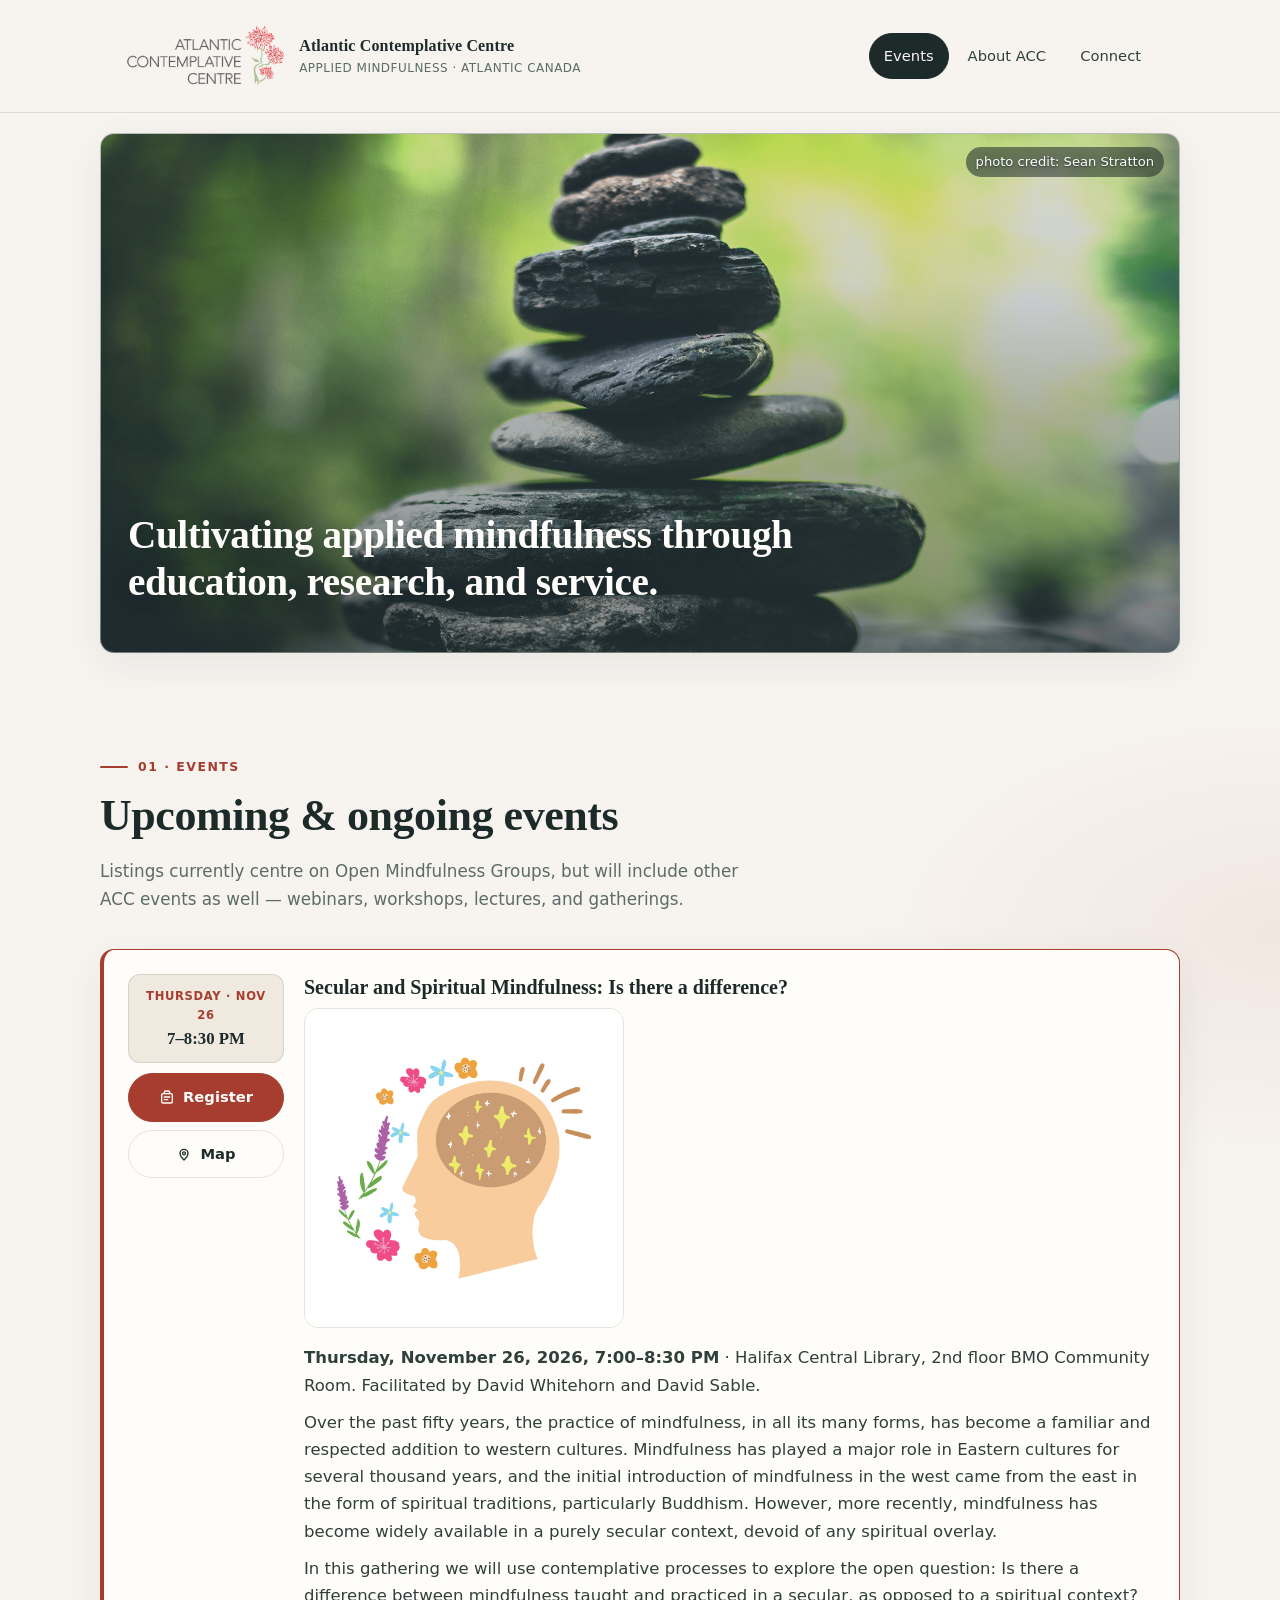
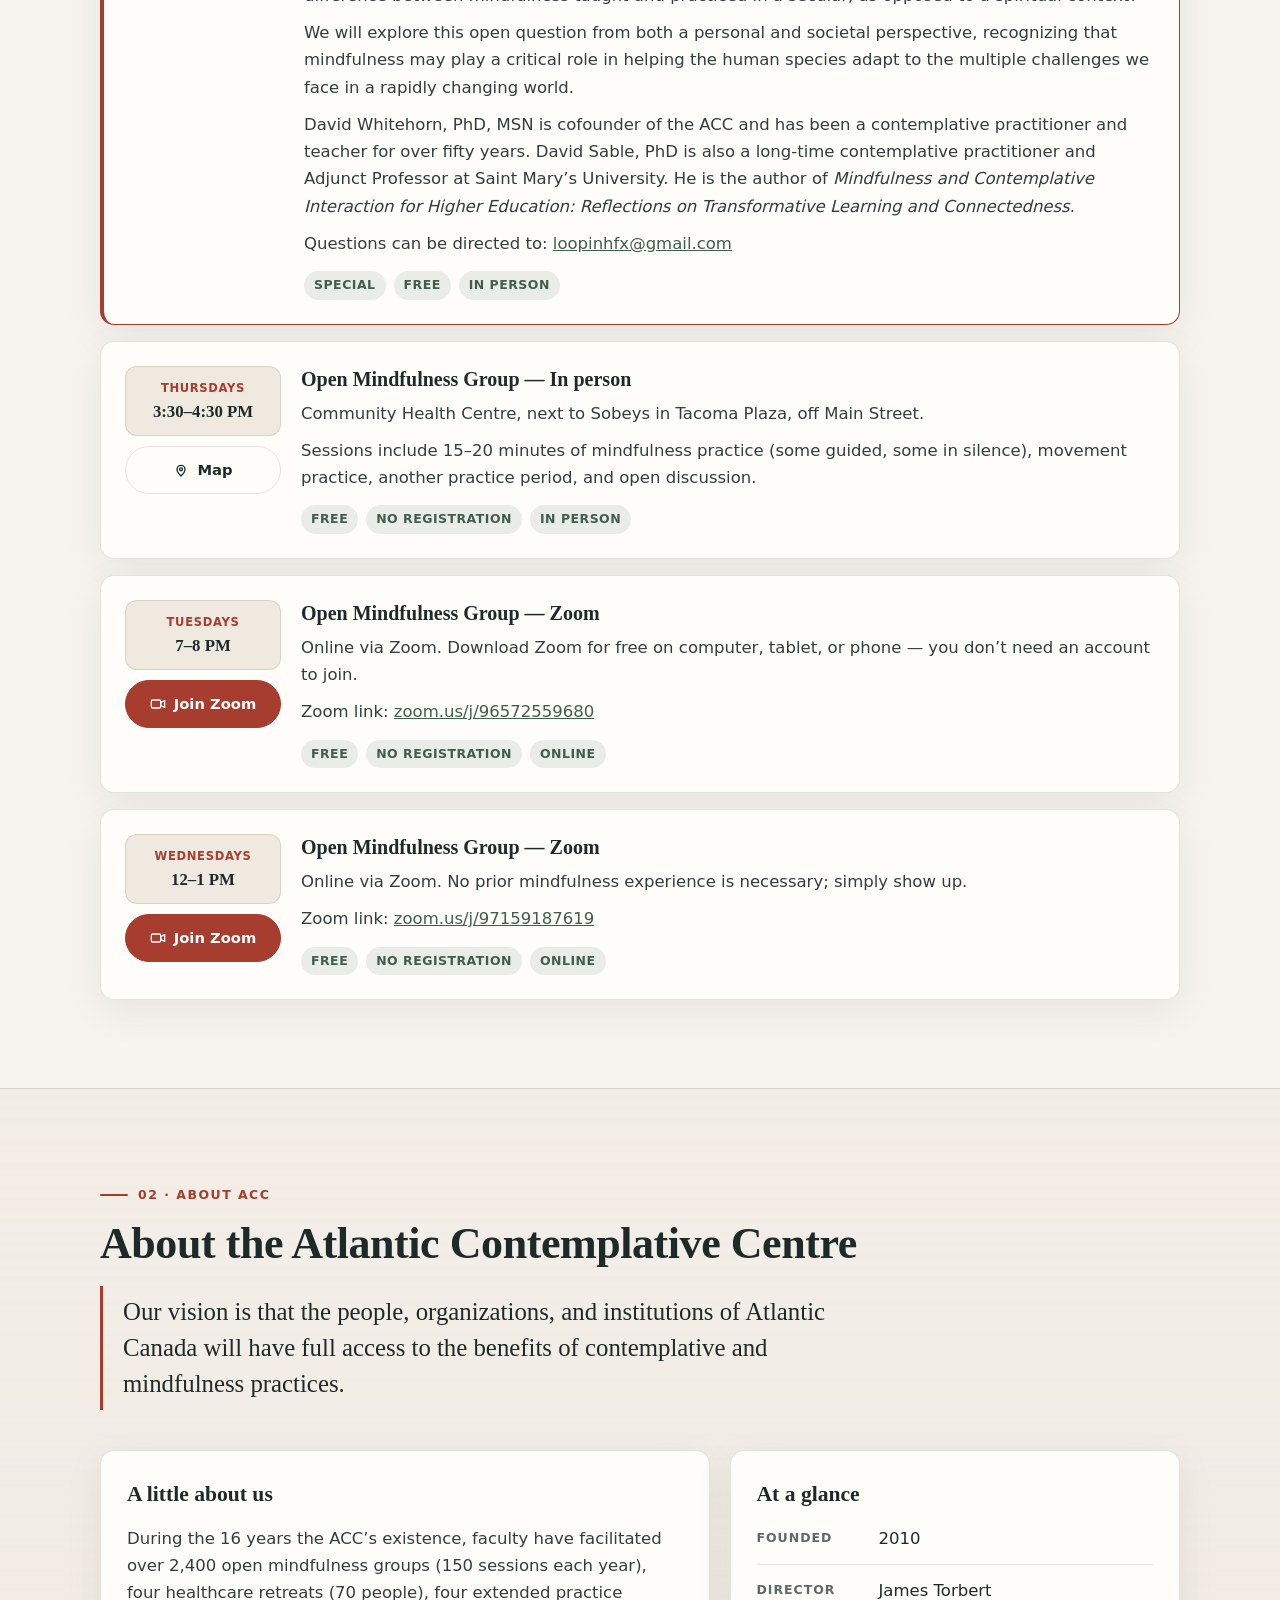
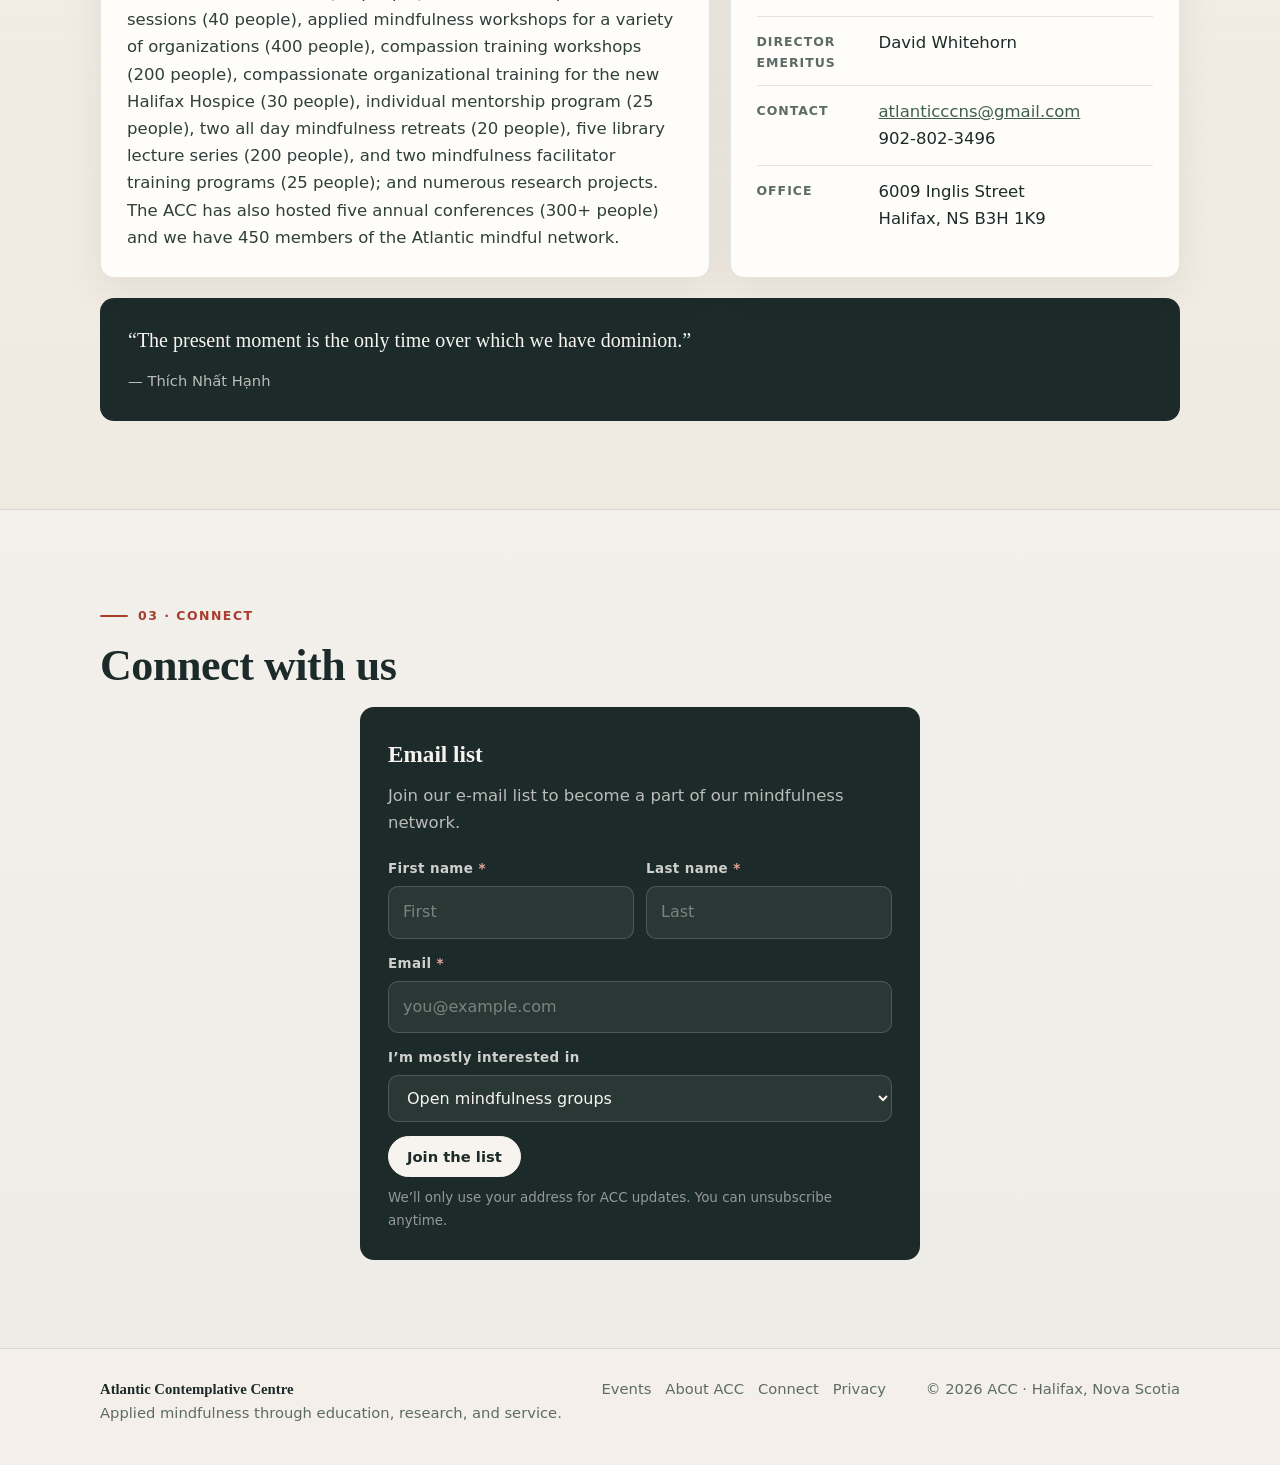
<file: atlanticmindfulness/public/index.html>
<!DOCTYPE html>
<html lang="en">
<head>
  <meta charset="UTF-8" />
  <meta name="viewport" content="width=device-width, initial-scale=1" />
  <title>Atlantic Contemplative Centre — Events, About &amp; Connect</title>
  <meta name="description" content="The Atlantic Contemplative Centre cultivates applied mindfulness through education, research and service. Find open mindfulness groups, learn about ACC, and join our network." />
  <link rel="icon" type="image/png" href="assets/acc-flower.png" />
  <style>
    :root {
      --ink: #1c2b2a;
      --ink-soft: #2f3f3c;
      --paper: #f7f4ef;
      --paper-deep: #efe9e0;
      --card: #fffdf9;
      --accent: #a63d2f;
      --accent-deep: #7f2d22;
      --accent-soft: #f0d8d2;
      --sage: #6b8f7a;
      --sage-deep: #3f5f4c;
      --mist: #d9e2dc;
      --muted: #5c6b67;
      --line: rgba(28, 43, 42, 0.12);
      --shadow: 0 12px 40px rgba(28, 43, 42, 0.07);
      --radius: 14px;
      --max: 1080px;
      --header-h: 112px;
    }

    * { box-sizing: border-box; }

    html {
      scroll-behavior: smooth;
      scroll-padding-top: calc(var(--header-h) + 16px);
    }

    @media (prefers-reduced-motion: reduce) {
      html { scroll-behavior: auto; }
      *, *::before, *::after {
        animation-duration: 0.01ms !important;
        animation-iteration-count: 1 !important;
        transition-duration: 0.01ms !important;
      }
    }

    body {
      margin: 0;
      font-family: "Avenir Next", "Segoe UI", system-ui, -apple-system, sans-serif;
      font-size: 16.5px;
      line-height: 1.65;
      color: var(--ink);
      background:
        radial-gradient(1200px 600px at 10% -10%, rgba(107, 143, 122, 0.12), transparent 55%),
        radial-gradient(900px 500px at 100% 20%, rgba(166, 61, 47, 0.07), transparent 50%),
        var(--paper);
      -webkit-font-smoothing: antialiased;
    }

    img { max-width: 100%; display: block; }
    a { color: var(--sage-deep); }
    a:hover { color: var(--accent); }

    :focus-visible {
      outline: 2px solid var(--accent);
      outline-offset: 3px;
    }

    .skip-link {
      position: absolute;
      left: 12px;
      top: -48px;
      z-index: 1000;
      background: var(--ink);
      color: var(--paper);
      padding: 10px 14px;
      border-radius: 8px;
      text-decoration: none;
    }
    .skip-link:focus { top: 12px; }

    /* ——— Header: logo + in-page nav only ——— */
    .site-header {
      position: sticky;
      top: 0;
      z-index: 50;
      background: rgba(247, 244, 239, 0.92);
      backdrop-filter: blur(12px);
      -webkit-backdrop-filter: blur(12px);
      border-bottom: 1px solid var(--line);
    }

    .header-inner {
      max-width: var(--max);
      margin: 0 auto;
      min-height: var(--header-h);
      padding: 12px 24px;
      display: flex;
      align-items: center;
      justify-content: space-between;
      gap: 20px;
    }

    .brand {
      display: flex;
      align-items: center;
      gap: 12px;
      text-decoration: none;
      color: var(--ink);
      min-width: 0;
    }

    .brand img {
      height: 64px;
      width: auto;
    }

    .brand-text {
      display: flex;
      flex-direction: column;
      min-width: 0;
    }

    .brand-text strong {
      font-family: Georgia, "Times New Roman", serif;
      font-weight: 600;
      font-size: 1rem;
      letter-spacing: 0.01em;
      white-space: nowrap;
    }

    .brand-text span {
      font-size: 0.75rem;
      color: var(--muted);
      letter-spacing: 0.04em;
      text-transform: uppercase;
    }

    .section-nav {
      display: flex;
      align-items: center;
      gap: 4px;
      flex-wrap: wrap;
      justify-content: flex-end;
    }

    .section-nav a {
      text-decoration: none;
      color: var(--ink-soft);
      font-size: 0.92rem;
      font-weight: 500;
      padding: 10px 14px;
      border-radius: 999px;
      border: 1px solid transparent;
      transition: background 0.2s ease, color 0.2s ease, border-color 0.2s ease;
    }

    .section-nav a:hover {
      background: rgba(107, 143, 122, 0.12);
      color: var(--sage-deep);
    }

    .section-nav a[aria-current="true"] {
      background: var(--ink);
      color: var(--paper);
      border-color: var(--ink);
    }

    .nav-toggle {
      display: none;
      appearance: none;
      border: 1px solid var(--line);
      background: var(--card);
      color: var(--ink);
      border-radius: 10px;
      padding: 10px 12px;
      font: inherit;
      font-size: 0.9rem;
      cursor: pointer;
    }

    /* ——— Layout ——— */
    main { overflow-x: clip; }

    .section {
      padding: 88px 24px;
    }

    .section-inner {
      max-width: var(--max);
      margin: 0 auto;
    }

    .section-label {
      display: inline-flex;
      align-items: center;
      gap: 10px;
      font-size: 0.78rem;
      font-weight: 600;
      letter-spacing: 0.12em;
      text-transform: uppercase;
      color: var(--accent);
      margin: 0 0 14px;
    }

    .section-label::before {
      content: "";
      width: 28px;
      height: 2px;
      background: var(--accent);
      border-radius: 2px;
    }

    .section-title {
      font-family: Georgia, "Times New Roman", serif;
      font-size: clamp(2rem, 4vw, 2.75rem);
      line-height: 1.15;
      font-weight: 600;
      margin: 0 0 16px;
      letter-spacing: -0.01em;
    }

    .section-lead {
      max-width: 42rem;
      color: var(--muted);
      font-size: 1.05rem;
      margin: 0 0 36px;
    }

    /* ——— Intro strip under header ——— */
    .intro {
      padding: 20px 24px 8px;
    }

    .intro-inner {
      max-width: var(--max);
      margin: 0 auto;
      display: grid;
      grid-template-columns: 1.4fr 1fr;
      gap: 28px;
      align-items: end;
    }

    .intro h1 {
      font-family: Georgia, "Times New Roman", serif;
      font-size: clamp(1.85rem, 3.6vw, 2.45rem);
      line-height: 1.2;
      font-weight: 600;
      margin: 0 0 12px;
    }

    .intro p {
      margin: 0;
      color: var(--muted);
      max-width: 40rem;
    }

    .intro-meta {
      text-align: right;
      color: var(--muted);
      font-size: 0.92rem;
    }

    .intro-meta strong {
      display: block;
      color: var(--ink);
      font-family: Georgia, "Times New Roman", serif;
      font-size: 1.05rem;
      margin-bottom: 4px;
    }

    .hero-photo {
      position: relative;
      max-width: var(--max);
      margin: 0 auto;
    }

    .hero-photo img {
      width: 100%;
      height: clamp(280px, 42vw, 520px);
      object-fit: cover;
      object-position: center 42%;
      border-radius: var(--radius);
      border: 1px solid var(--line);
      box-shadow: var(--shadow);
      filter: brightness(1.18) contrast(1.02) saturate(1.05);
    }

    .hero-photo::after {
      content: "";
      position: absolute;
      inset: 0;
      border-radius: var(--radius);
      background: linear-gradient(
        180deg,
        rgba(28, 43, 42, 0.18) 0%,
        rgba(28, 43, 42, 0.22) 28%,
        rgba(28, 43, 42, 0.38) 55%,
        rgba(28, 43, 42, 0.55) 100%
      );
      pointer-events: none;
    }

    .hero-title {
      position: absolute;
      left: 28px;
      right: 28px;
      bottom: 36px;
      z-index: 1;
      margin: 0;
      font-family: Georgia, "Times New Roman", serif;
      font-size: clamp(1.55rem, 3.4vw, 2.35rem);
      line-height: 1.22;
      font-weight: 600;
      letter-spacing: -0.01em;
      color: #fffdf9;
      text-shadow: 0 2px 18px rgba(28, 43, 42, 0.35);
      max-width: 18em;
    }

    .hero-photo figcaption {
      position: absolute;
      right: 16px;
      top: 14px;
      z-index: 1;
      margin: 0;
      font-size: 0.82rem;
      font-weight: 500;
      color: #fff;
      text-shadow: 0 1px 2px rgba(28, 43, 42, 0.75), 0 0 12px rgba(28, 43, 42, 0.45);
      background: rgba(28, 43, 42, 0.55);
      padding: 4px 10px;
      border-radius: 999px;
    }

    /* ——— Section backgrounds ——— */
    #events { background: transparent; }

    #about {
      background:
        linear-gradient(180deg, rgba(239, 233, 224, 0.55), rgba(239, 233, 224, 0.9));
      border-top: 1px solid var(--line);
      border-bottom: 1px solid var(--line);
    }

    #subscribe {
      background:
        linear-gradient(180deg, rgba(28, 43, 42, 0.02), rgba(28, 43, 42, 0.04));
    }

    /* ——— Events ——— */
    .event-list {
      display: grid;
      gap: 16px;
      margin: 0;
      padding: 0;
      list-style: none;
    }

    .event-card {
      background: var(--card);
      border: 1px solid var(--line);
      border-radius: var(--radius);
      box-shadow: var(--shadow);
      padding: 24px;
      display: grid;
      grid-template-columns: 156px 1fr;
      gap: 20px;
      align-items: start;
    }

    .event-card--featured {
      border-color: var(--accent);
      border-left-width: 4px;
    }

    .event-figure {
      margin: 0 0 16px;
      max-width: 320px;
    }

    .event-figure img {
      display: block;
      width: 100%;
      height: auto;
      border-radius: var(--radius);
      border: 1px solid var(--line);
    }

    .event-aside {
      display: flex;
      flex-direction: column;
      gap: 10px;
      align-items: stretch;
    }

    .event-when {
      background: var(--paper-deep);
      border-radius: 12px;
      padding: 12px 10px;
      text-align: center;
      border: 1px solid var(--line);
    }

    .event-when .dow {
      display: block;
      font-size: 0.72rem;
      font-weight: 700;
      letter-spacing: 0.06em;
      text-transform: uppercase;
      color: var(--accent);
      margin-bottom: 4px;
    }

    .event-when .time {
      display: block;
      font-family: Georgia, "Times New Roman", serif;
      font-weight: 600;
      font-size: 1.05rem;
      line-height: 1.25;
      color: var(--ink);
      white-space: nowrap;
    }

    .event-body h3 {
      margin: 0 0 8px;
      font-family: Georgia, "Times New Roman", serif;
      font-size: 1.25rem;
      font-weight: 600;
      line-height: 1.3;
    }

    .event-body p {
      margin: 0 0 10px;
      color: var(--ink-soft);
    }

    .event-body p:last-child { margin-bottom: 0; }

    .event-tags {
      display: flex;
      flex-wrap: wrap;
      gap: 8px;
      margin-top: 14px;
    }

    .tag {
      font-size: 0.78rem;
      font-weight: 600;
      letter-spacing: 0.04em;
      text-transform: uppercase;
      color: var(--sage-deep);
      background: rgba(107, 143, 122, 0.14);
      border-radius: 999px;
      padding: 4px 10px;
    }

    .event-actions {
      display: flex;
      flex-direction: column;
      gap: 8px;
      align-items: stretch;
    }

    .btn {
      display: inline-flex;
      align-items: center;
      justify-content: center;
      gap: 8px;
      text-decoration: none;
      border-radius: 999px;
      padding: 11px 18px;
      font-size: 0.92rem;
      font-weight: 600;
      border: 1px solid transparent;
      transition: background 0.2s ease, color 0.2s ease, border-color 0.2s ease, transform 0.15s ease;
      cursor: pointer;
      font-family: inherit;
    }

    .btn:active { transform: translateY(1px); }

    .btn-icon {
      flex-shrink: 0;
    }

    .btn-primary {
      background: var(--accent);
      color: #fff;
      border-color: var(--accent);
    }
    .btn-primary:hover {
      background: var(--accent-deep);
      border-color: var(--accent-deep);
      color: #fff;
    }

    .btn-secondary {
      background: transparent;
      color: var(--ink);
      border-color: var(--line);
    }
    .btn-secondary:hover {
      background: rgba(107, 143, 122, 0.12);
      border-color: var(--sage);
      color: var(--sage-deep);
    }

    .event-notes {
      margin-top: 28px;
      display: grid;
      grid-template-columns: repeat(3, 1fr);
      gap: 14px;
    }

    .note-card {
      border: 1px dashed rgba(28, 43, 42, 0.18);
      border-radius: var(--radius);
      padding: 18px;
      background: rgba(255, 253, 249, 0.55);
    }

    .note-card h4 {
      margin: 0 0 6px;
      font-family: Georgia, "Times New Roman", serif;
      font-size: 1rem;
    }

    .note-card p {
      margin: 0;
      color: var(--muted);
      font-size: 0.94rem;
    }

    /* ——— About ACC ——— */
    .mission {
      font-family: Georgia, "Times New Roman", serif;
      font-size: clamp(1.25rem, 2.4vw, 1.55rem);
      line-height: 1.45;
      color: var(--ink);
      border-left: 3px solid var(--accent);
      padding: 8px 0 8px 20px;
      margin: 0 0 40px;
      max-width: 46rem;
    }

    .about-grid {
      display: grid;
      grid-template-columns: 1.15fr 0.85fr;
      gap: 20px;
      margin-bottom: 20px;
    }

    .info-panel {
      background: var(--card);
      border: 1px solid var(--line);
      border-radius: var(--radius);
      padding: 26px;
      box-shadow: var(--shadow);
    }

    .info-panel h3 {
      margin: 0 0 12px;
      font-family: Georgia, "Times New Roman", serif;
      font-size: 1.35rem;
      font-weight: 600;
    }

    .info-panel p { margin: 0 0 12px; color: var(--ink-soft); }
    .info-panel p:last-child { margin-bottom: 0; }

    .fact-list {
      list-style: none;
      margin: 0;
      padding: 0;
      display: grid;
      gap: 12px;
    }

    .fact-list li {
      display: grid;
      grid-template-columns: 110px 1fr;
      gap: 12px;
      padding-bottom: 12px;
      border-bottom: 1px solid var(--line);
    }

    .fact-list li:last-child {
      border-bottom: 0;
      padding-bottom: 0;
    }

    .fact-list dt,
    .fact-list .k {
      font-size: 0.78rem;
      font-weight: 700;
      letter-spacing: 0.08em;
      text-transform: uppercase;
      color: var(--muted);
      padding-top: 3px;
    }

    .fact-list .v { color: var(--ink); }

    .what-we-do {
      display: grid;
      grid-template-columns: repeat(4, 1fr);
      gap: 14px;
      margin: 20px 0;
    }

    .wwe-card {
      background: var(--card);
      border: 1px solid var(--line);
      border-radius: var(--radius);
      padding: 20px;
      min-height: 100%;
    }

    .wwe-card .num {
      font-family: Georgia, "Times New Roman", serif;
      color: var(--accent);
      font-size: 0.95rem;
      font-weight: 600;
      margin-bottom: 8px;
    }

    .wwe-card h4 {
      margin: 0 0 8px;
      font-family: Georgia, "Times New Roman", serif;
      font-size: 1.1rem;
    }

    .wwe-card p {
      margin: 0;
      color: var(--muted);
      font-size: 0.94rem;
    }

    .about-bottom {
      display: block;
    }

    .quote-block {
      margin: 0;
      width: 100%;
      background: var(--ink);
      color: var(--paper);
      border-radius: var(--radius);
      padding: 28px;
      box-sizing: border-box;
    }

    .quote-block p {
      margin: 0 0 14px;
      font-family: Georgia, "Times New Roman", serif;
      font-size: 1.25rem;
      line-height: 1.45;
    }

    .quote-block footer {
      color: rgba(247, 244, 239, 0.72);
      font-size: 0.92rem;
    }

    .sectors {
      display: flex;
      flex-wrap: wrap;
      gap: 8px;
      margin-top: 14px;
    }

    .sectors span {
      font-size: 0.84rem;
      border: 1px solid var(--line);
      background: rgba(255, 253, 249, 0.7);
      border-radius: 999px;
      padding: 5px 10px;
      color: var(--ink-soft);
    }

    /* ——— Subscribe ——— */
    .subscribe-grid {
      display: grid;
      grid-template-columns: minmax(0, 560px);
      justify-content: center;
      gap: 20px;
      align-items: stretch;
    }

    .subscribe-copy {
      background: var(--card);
      border: 1px solid var(--line);
      border-radius: var(--radius);
      padding: 28px;
      box-shadow: var(--shadow);
    }

    .subscribe-copy h3 {
      margin: 0 0 12px;
      font-family: Georgia, "Times New Roman", serif;
      font-size: 1.35rem;
    }

    .subscribe-copy p { margin: 0 0 14px; color: var(--ink-soft); }

    .membership {
      margin-top: 20px;
      padding: 18px;
      border-radius: 12px;
      background: linear-gradient(135deg, rgba(166, 61, 47, 0.08), rgba(107, 143, 122, 0.12));
      border: 1px solid var(--line);
    }

    .membership h4 {
      margin: 0 0 8px;
      font-family: Georgia, "Times New Roman", serif;
      font-size: 1.05rem;
    }

    .membership p {
      margin: 0 0 12px;
      font-size: 0.95rem;
    }

    .contact-lines {
      margin: 18px 0 0;
      padding: 0;
      list-style: none;
      display: grid;
      gap: 8px;
      color: var(--ink-soft);
      font-size: 0.96rem;
    }

    .contact-lines a { font-weight: 500; }

    .subscribe-form {
      background: var(--ink);
      color: var(--paper);
      border-radius: var(--radius);
      padding: 28px;
    }

    .subscribe-form h3 {
      margin: 0 0 8px;
      font-family: Georgia, "Times New Roman", serif;
      font-size: 1.45rem;
      color: var(--paper);
    }

    .subscribe-form .form-lead {
      margin: 0 0 22px;
      color: rgba(247, 244, 239, 0.72);
    }

    .field {
      display: grid;
      gap: 6px;
      margin-bottom: 14px;
    }

    .field label {
      font-size: 0.84rem;
      font-weight: 600;
      letter-spacing: 0.03em;
      color: rgba(247, 244, 239, 0.82);
    }

    .field label .req { color: #e8a59b; }

    .field input,
    .field select {
      width: 100%;
      border: 1px solid rgba(247, 244, 239, 0.18);
      background: rgba(247, 244, 239, 0.06);
      color: var(--paper);
      border-radius: 10px;
      padding: 12px 14px;
      font: inherit;
      font-size: 1rem;
    }

    .field input::placeholder { color: rgba(247, 244, 239, 0.4); }

    .field input:focus,
    .field select:focus {
      outline: 2px solid rgba(232, 165, 155, 0.7);
      outline-offset: 2px;
      border-color: transparent;
    }

    .field-row {
      display: grid;
      grid-template-columns: 1fr 1fr;
      gap: 12px;
    }

    .form-actions {
      margin-top: 8px;
      display: flex;
      flex-wrap: wrap;
      gap: 10px;
      align-items: center;
    }

    .form-actions .btn-primary {
      background: var(--paper);
      color: var(--ink);
      border-color: var(--paper);
    }

    .form-actions .btn-primary:hover {
      background: var(--accent-soft);
      border-color: var(--accent-soft);
      color: var(--accent-deep);
    }

    .form-note {
      font-size: 0.84rem;
      color: rgba(247, 244, 239, 0.55);
      margin: 0;
    }

    .form-status {
      margin-top: 14px;
      padding: 12px 14px;
      border-radius: 10px;
      background: rgba(107, 143, 122, 0.2);
      border: 1px solid rgba(107, 143, 122, 0.35);
      color: var(--paper);
      font-size: 0.94rem;
      display: none;
    }

    .form-status.show { display: block; }

    .form-status.error {
      background: rgba(166, 61, 47, 0.22);
      border-color: rgba(232, 165, 155, 0.4);
    }

    /* ——— Footer ——— */
    .site-footer {
      border-top: 1px solid var(--line);
      padding: 28px 24px 40px;
      background: rgba(239, 233, 224, 0.45);
    }

    .footer-inner {
      max-width: var(--max);
      margin: 0 auto;
      display: flex;
      flex-wrap: wrap;
      gap: 16px;
      justify-content: space-between;
      align-items: flex-start;
      color: var(--muted);
      font-size: 0.92rem;
    }

    .footer-inner strong {
      color: var(--ink);
      font-family: Georgia, "Times New Roman", serif;
      font-weight: 600;
    }

    .footer-links {
      display: flex;
      flex-wrap: wrap;
      gap: 14px;
    }

    .footer-links a {
      color: var(--muted);
      text-decoration: none;
    }

    .footer-links a:hover { color: var(--accent); }

    /* ——— Responsive ——— */
    @media (max-width: 920px) {
      .intro-inner,
      .about-grid,
      .about-bottom,
      .subscribe-grid {
        grid-template-columns: 1fr;
      }

      .intro-meta { text-align: left; }

      .what-we-do { grid-template-columns: 1fr 1fr; }

      .event-notes { grid-template-columns: 1fr; }

      .event-card {
        grid-template-columns: 156px 1fr;
      }
    }

    @media (max-width: 720px) {
      .section { padding: 64px 18px; }
      .header-inner { padding: 0 16px; }

      .hero-title {
        left: 16px;
        right: 16px;
        bottom: 18px;
        font-size: 1rem;
        line-height: 1.35;
        max-width: none;
      }

      .hero-photo figcaption {
        right: 10px;
        top: 10px;
        font-size: 0.68rem;
        padding: 3px 8px;
      }

      .brand-text { display: none; }
      .brand img { height: 48px; }

      .nav-toggle { display: inline-flex; }

      .section-nav {
        display: none;
        position: absolute;
        top: calc(var(--header-h) - 4px);
        left: 12px;
        right: 12px;
        background: var(--card);
        border: 1px solid var(--line);
        border-radius: 14px;
        box-shadow: var(--shadow);
        padding: 8px;
        flex-direction: column;
        align-items: stretch;
      }

      .section-nav.open { display: flex; }

      .section-nav a {
        border-radius: 10px;
        padding: 12px 14px;
      }

      .what-we-do { grid-template-columns: 1fr; }

      .fact-list li { grid-template-columns: 1fr; gap: 4px; }

      .field-row { grid-template-columns: 1fr; }

      .event-card {
        grid-template-columns: 1fr;
        gap: 14px;
      }

      .event-aside {
        width: 100%;
      }

      .event-when {
        display: flex;
        align-items: baseline;
        justify-content: center;
        gap: 0.35em;
        width: 100%;
        padding: 10px 16px;
        white-space: nowrap;
      }

      .event-when .dow {
        display: inline;
        margin-bottom: 0;
        font-size: 0.78rem;
      }

      .event-when .dow::after {
        content: ":";
      }

      .event-when .time {
        display: inline;
        font-size: 1rem;
      }
    }
  </style>
</head>
<body>
  <a class="skip-link" href="#events">Skip to events</a>

  <header class="site-header">
    <div class="header-inner">
      <a class="brand" href="#top" aria-label="Atlantic Contemplative Centre — back to top">
        <img src="assets/acc-logo.png" alt="" width="821" height="322" />
        <span class="brand-text">
          <strong>Atlantic Contemplative Centre</strong>
          <span>Applied mindfulness · Atlantic Canada</span>
        </span>
      </a>

      <button class="nav-toggle" type="button" aria-expanded="false" aria-controls="section-nav">
        Sections
      </button>

      <nav class="section-nav" id="section-nav" aria-label="Page sections">
        <a href="#events">Events</a>
        <a href="#about">About ACC</a>
        <a href="#subscribe">Connect</a>
      </nav>
    </div>
  </header>

  <div class="intro" id="top">
    <figure class="hero-photo">
      <img
        src="assets/hero-mindfulness.jpg"
        alt="Quiet natural landscape of calm water and sky, a still moment for contemplation"
        width="1920"
        height="1280"
      />
      <figcaption>photo credit: Sean Stratton</figcaption>
      <h1 class="hero-title">Cultivating applied mindfulness through education, research, and service.</h1>
    </figure>
  </div>

  <main>
    <!-- 1. Events -->
    <section class="section" id="events" aria-labelledby="events-title">
      <div class="section-inner">
        <p class="section-label">01 · Events</p>
        <h2 class="section-title" id="events-title">Upcoming &amp; ongoing events</h2>
        <p class="section-lead">
          Listings currently centre on Open Mindfulness Groups, but will include
          other ACC events as well — webinars, workshops, lectures, and gatherings.
        </p>

        <ul class="event-list" id="event-list">
          <li class="event-card event-card--featured">
            <div class="event-aside">
              <div class="event-when">
                <span class="dow">Thursday · Nov 26</span>
                <span class="time">7–8:30 PM</span>
              </div>
              <div class="event-actions">
                <a class="btn btn-primary" href="https://www.eventbrite.com/e/2003878125416" target="_blank" rel="noopener noreferrer">
                  <svg class="btn-icon" width="16" height="16" viewBox="0 0 24 24" fill="none" stroke="currentColor" stroke-width="2" stroke-linecap="round" stroke-linejoin="round" aria-hidden="true">
                    <path d="M8 7V5a2 2 0 0 1 2-2h4a2 2 0 0 1 2 2v2" />
                    <rect x="4" y="7" width="16" height="14" rx="2" />
                    <path d="M8 12h8M8 16h5" />
                  </svg>
                  Register
                </a>
                <a class="btn btn-secondary" href="https://www.google.com/maps/search/?api=1&query=Halifax+Central+Library+BMO+Community+Room" target="_blank" rel="noopener noreferrer">
                  <svg class="btn-icon" width="16" height="16" viewBox="0 0 24 24" fill="none" stroke="currentColor" stroke-width="2" stroke-linecap="round" stroke-linejoin="round" aria-hidden="true">
                    <path d="M12 21s-6-5.4-6-10a6 6 0 1 1 12 0c0 4.6-6 10-6 10z" />
                    <circle cx="12" cy="11" r="2.2" />
                  </svg>
                  Map
                </a>
              </div>
            </div>
            <div class="event-body">
              <h3>Secular and Spiritual Mindfulness: Is there a difference?</h3>
              <figure class="event-figure">
                <img
                  src="assets/mindfulness-creativity.png"
                  alt="Mindfulness and Creativity"
                  width="1080"
                  height="1080"
                />
              </figure>
              <p>
                <strong>Thursday, November 26, 2026, 7:00–8:30 PM</strong> · Halifax Central
                Library, 2nd floor BMO Community Room. Facilitated by David Whitehorn and David
                Sable.
              </p>
              <p>
                Over the past fifty years, the practice of mindfulness, in all its many forms, has
                become a familiar and respected addition to western cultures. Mindfulness has
                played a major role in Eastern cultures for several thousand years, and the
                initial introduction of mindfulness in the west came from the east in the form of
                spiritual traditions, particularly Buddhism. However, more recently, mindfulness
                has become widely available in a purely secular context, devoid of any spiritual
                overlay.
              </p>
              <p>
                In this gathering we will use contemplative processes to explore the open
                question: Is there a difference between mindfulness taught and practiced in a
                secular, as opposed to a spiritual context?
              </p>
              <p>
                We will explore this open question from both a personal and societal perspective,
                recognizing that mindfulness may play a critical role in helping the human species
                adapt to the multiple challenges we face in a rapidly changing world.
              </p>
              <p>
                David Whitehorn, PhD, MSN is cofounder of the ACC and has been a contemplative
                practitioner and teacher for over fifty years. David Sable, PhD is also a long-time
                contemplative practitioner and Adjunct Professor at Saint Mary’s University. He is
                the author of <em>Mindfulness and Contemplative Interaction for Higher Education:
                Reflections on Transformative Learning and Connectedness</em>.
              </p>
              <p>
                Questions can be directed to:
                <a href="mailto:loopinhfx@gmail.com">loopinhfx@gmail.com</a>
              </p>
              <div class="event-tags">
                <span class="tag">Special</span>
                <span class="tag">Free</span>
                <span class="tag">In person</span>
              </div>
            </div>
          </li>

          <li class="event-card">
            <div class="event-aside">
              <div class="event-when">
                <span class="dow">Thursdays</span>
                <span class="time">3:30–4:30 PM</span>
              </div>
              <div class="event-actions">
                <a class="btn btn-secondary" href="https://www.google.com/maps/search/?api=1&query=Tacoma+Plaza+Community+Health+Centre+Main+Street" target="_blank" rel="noopener noreferrer">
                  <svg class="btn-icon" width="16" height="16" viewBox="0 0 24 24" fill="none" stroke="currentColor" stroke-width="2" stroke-linecap="round" stroke-linejoin="round" aria-hidden="true">
                    <path d="M12 21s-6-5.4-6-10a6 6 0 1 1 12 0c0 4.6-6 10-6 10z" />
                    <circle cx="12" cy="11" r="2.2" />
                  </svg>
                  Map
                </a>
              </div>
            </div>
            <div class="event-body">
              <h3>Open Mindfulness Group — In person</h3>
              <p>
                Community Health Centre, next to Sobeys in Tacoma Plaza, off Main Street.
              </p>
              <p>
                Sessions include 15–20 minutes of mindfulness practice (some guided, some in
                silence), movement practice, another practice period, and open discussion.
              </p>
              <div class="event-tags">
                <span class="tag">Free</span>
                <span class="tag">No registration</span>
                <span class="tag">In person</span>
              </div>
            </div>
          </li>

          <li class="event-card">
            <div class="event-aside">
              <div class="event-when">
                <span class="dow">Tuesdays</span>
                <span class="time">7–8 PM</span>
              </div>
              <div class="event-actions">
                <a class="btn btn-primary" href="https://zoom.us/j/96572559680?pwd=QWVraEtPeExIZUdFaFg0c2RBOFA0Zz09" target="_blank" rel="noopener noreferrer">
                  <svg class="btn-icon" width="16" height="16" viewBox="0 0 24 24" fill="none" stroke="currentColor" stroke-width="2" stroke-linecap="round" stroke-linejoin="round" aria-hidden="true">
                    <rect x="2" y="6" width="14" height="12" rx="2" />
                    <path d="M16 10l6-3v10l-6-3z" />
                  </svg>
                  Join Zoom
                </a>
              </div>
            </div>
            <div class="event-body">
              <h3>Open Mindfulness Group — Zoom</h3>
              <p>
                Online via Zoom. Download Zoom for free on computer, tablet, or phone — you
                don’t need an account to join.
              </p>
              <p>
                Zoom link:
                <a href="https://zoom.us/j/96572559680?pwd=QWVraEtPeExIZUdFaFg0c2RBOFA0Zz09" target="_blank" rel="noopener noreferrer">
                  zoom.us/j/96572559680
                </a>
              </p>
              <div class="event-tags">
                <span class="tag">Free</span>
                <span class="tag">No registration</span>
                <span class="tag">Online</span>
              </div>
            </div>
          </li>

          <li class="event-card">
            <div class="event-aside">
              <div class="event-when">
                <span class="dow">Wednesdays</span>
                <span class="time">12–1 PM</span>
              </div>
              <div class="event-actions">
                <a class="btn btn-primary" href="https://zoom.us/j/97159187619?pwd=bDNzc2orTitycWJscnhlamtBZFZUQT09" target="_blank" rel="noopener noreferrer">
                  <svg class="btn-icon" width="16" height="16" viewBox="0 0 24 24" fill="none" stroke="currentColor" stroke-width="2" stroke-linecap="round" stroke-linejoin="round" aria-hidden="true">
                    <rect x="2" y="6" width="14" height="12" rx="2" />
                    <path d="M16 10l6-3v10l-6-3z" />
                  </svg>
                  Join Zoom
                </a>
              </div>
            </div>
            <div class="event-body">
              <h3>Open Mindfulness Group — Zoom</h3>
              <p>
                Online via Zoom. No prior mindfulness experience is necessary; simply show up.
              </p>
              <p>
                Zoom link:
                <a href="https://zoom.us/j/97159187619?pwd=bDNzc2orTitycWJscnhlamtBZFZUQT09" target="_blank" rel="noopener noreferrer">
                  zoom.us/j/97159187619
                </a>
              </p>
              <div class="event-tags">
                <span class="tag">Free</span>
                <span class="tag">No registration</span>
                <span class="tag">Online</span>
              </div>
            </div>
          </li>
        </ul>
      </div>
    </section>

    <!-- 2. About ACC -->
    <section class="section" id="about" aria-labelledby="about-title">
      <div class="section-inner">
        <p class="section-label">02 · About ACC</p>
        <h2 class="section-title" id="about-title">About the Atlantic Contemplative Centre</h2>

        <p class="mission">
          Our vision is that the people, organizations, and institutions of Atlantic Canada will
          have full access to the benefits of contemplative and mindfulness practices.
        </p>

        <div class="about-grid">
          <article class="info-panel">
            <h3>A little about us</h3>
            <p>
              During the 16 years the ACC’s existence, faculty have facilitated over 2,400 open mindfulness groups (150 sessions each year), four healthcare retreats (70 people), four extended practice sessions (40 people), applied mindfulness workshops for a variety of organizations (400 people), compassion training workshops (200 people), compassionate organizational training for the new Halifax Hospice (30 people), individual mentorship program (25 people), two all day mindfulness retreats (20 people), five library lecture series (200 people), and two mindfulness facilitator training programs (25 people); and numerous research projects. The ACC has also hosted five annual conferences (300+ people) and we have 450 members of the Atlantic mindful network.
            </p>
          </article>

          <aside class="info-panel">
            <h3>At a glance</h3>
            <ul class="fact-list">
              <li>
                <span class="k">Founded</span>
                <span class="v">2010</span>
              </li>
              <li>
                <span class="k">Director</span>
                <span class="v">James Torbert</span>
              </li>
              <li>
                <span class="k">Director Emeritus</span>
                <span class="v">David Whitehorn</span>
              </li>
              <li>
                <span class="k">Contact</span>
                <span class="v">
                  <a href="mailto:atlanticccns@gmail.com">atlanticccns@gmail.com</a><br />
                  902-802-3496
                </span>
              </li>
              <li>
                <span class="k">Office</span>
                <span class="v">
                  6009 Inglis Street<br />
                  Halifax, NS B3H 1K9
                </span>
              </li>
            </ul>
          </aside>
        </div>

        <div class="about-bottom">
          <blockquote class="quote-block">
            <p>“The present moment is the only time over which we have dominion.”</p>
            <footer>— Thích Nhất Hạnh</footer>
          </blockquote>
        </div>
      </div>
    </section>

    <!-- 3. Connect -->
    <section class="section" id="subscribe" aria-labelledby="subscribe-title">
      <div class="section-inner">
        <p class="section-label">03 · Connect</p>
        <h2 class="section-title" id="subscribe-title">Connect with us</h2>

        <div class="subscribe-grid">
          <form class="subscribe-form" id="subscribe-form" novalidate>
            <h3>Email list</h3>
            <p class="form-lead">Join our e-mail list to become a part of our mindfulness network.</p>

            <div class="field-row">
              <div class="field">
                <label for="first-name">First name <span class="req" aria-hidden="true">*</span></label>
                <input id="first-name" name="firstName" type="text" autocomplete="given-name" required placeholder="First" />
              </div>
              <div class="field">
                <label for="last-name">Last name <span class="req" aria-hidden="true">*</span></label>
                <input id="last-name" name="lastName" type="text" autocomplete="family-name" required placeholder="Last" />
              </div>
            </div>

            <div class="field">
              <label for="email">Email <span class="req" aria-hidden="true">*</span></label>
              <input id="email" name="email" type="email" autocomplete="email" required placeholder="you@example.com" />
            </div>

            <div class="field">
              <label for="interest">I’m mostly interested in</label>
              <select id="interest" name="interest">
                <option value="open-mindfulness-groups">Open mindfulness groups</option>
                <option value="workshops-webinars">Workshops &amp; webinars</option>
                <option value="research-resources">Research &amp; resources</option>
                <option value="membership">Membership &amp; support</option>
                <option value="all">Everything ACC</option>
              </select>
            </div>

            <div class="form-actions">
              <button class="btn btn-primary" type="submit">Join the list</button>
              <p class="form-note">We’ll only use your address for ACC updates. You can unsubscribe anytime.</p>
            </div>

            <div class="form-status" id="form-status" role="status" aria-live="polite"></div>
          </form>
        </div>
      </div>
    </section>
  </main>

  <footer class="site-footer">
    <div class="footer-inner">
      <div>
        <strong>Atlantic Contemplative Centre</strong><br />
        Applied mindfulness through education, research, and service.
      </div>
      <nav class="footer-links" aria-label="Footer">
        <a href="#events">Events</a>
        <a href="#about">About ACC</a>
        <a href="#subscribe">Connect</a>
        <a href="https://contemplativecentre.ca/privacy-policy/" target="_blank" rel="noopener noreferrer">Privacy</a>
      </nav>
      <div>
        © <span id="year"></span> ACC · Halifax, Nova Scotia
      </div>
    </div>
  </footer>

  <script>
    (function () {
      var yearEl = document.getElementById("year");
      if (yearEl) yearEl.textContent = String(new Date().getFullYear());

      // Mobile section nav
      var toggle = document.querySelector(".nav-toggle");
      var nav = document.getElementById("section-nav");
      if (toggle && nav) {
        toggle.addEventListener("click", function () {
          var open = nav.classList.toggle("open");
          toggle.setAttribute("aria-expanded", open ? "true" : "false");
        });
        nav.querySelectorAll("a").forEach(function (link) {
          link.addEventListener("click", function () {
            nav.classList.remove("open");
            toggle.setAttribute("aria-expanded", "false");
          });
        });
      }

      // Active section highlighting
      var sections = ["events", "about", "subscribe"]
        .map(function (id) { return document.getElementById(id); })
        .filter(Boolean);
      var navLinks = nav ? Array.prototype.slice.call(nav.querySelectorAll("a")) : [];

      function setActive(id) {
        navLinks.forEach(function (link) {
          var href = link.getAttribute("href") || "";
          var match = href === "#" + id;
          if (match) link.setAttribute("aria-current", "true");
          else link.removeAttribute("aria-current");
        });
      }

      function updateActiveSection() {
        if (!sections.length) return;
        var marker = window.innerHeight * 0.3;
        var current = sections[0].id;
        sections.forEach(function (section) {
          if (section.getBoundingClientRect().top <= marker) {
            current = section.id;
          }
        });
        setActive(current);
      }

      if (sections.length) {
        updateActiveSection();
        window.addEventListener("scroll", updateActiveSection, { passive: true });
        window.addEventListener("resize", updateActiveSection);
      }

      // Subscribe form (front-end only demo)
      var form = document.getElementById("subscribe-form");
      var status = document.getElementById("form-status");
      if (form) {
        form.addEventListener("submit", function (event) {
          event.preventDefault();
          var first = form.firstName.value.trim();
          var last = form.lastName.value.trim();
          var email = form.email.value.trim();
          var valid = first && last && email && /^[^\s@]+@[^\s@]+\.[^\s@]+$/.test(email);

          if (!status) return;

          if (!valid) {
            status.className = "form-status show error";
            status.textContent =
              "Please enter your first name, last name, and a valid email address.";
            return;
          }

          status.className = "form-status show";
          status.textContent =
            "Thanks, " + first + ". You’re on the list — we’ll send ACC updates to " + email + ".";
          form.reset();
        });
      }
    })();
  </script>
</body>
</html>
</file>
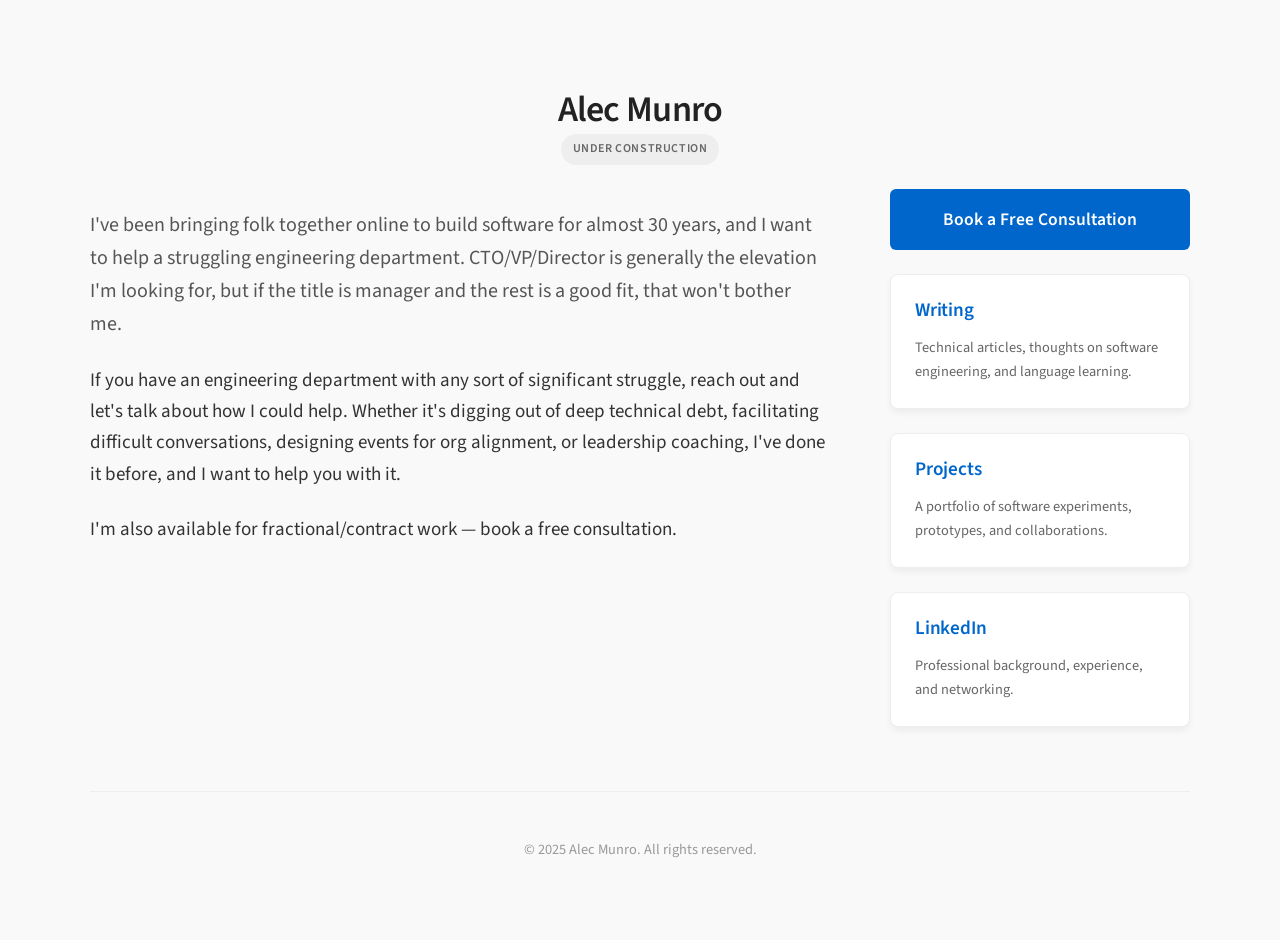
<file: root_landing/public/index.html>
<!doctype html>
<html lang="en">
    <head>
        <meta charset="UTF-8" />
        <meta name="viewport" content="width=device-width, initial-scale=1.0" />
        <title>Alec Munro</title>
        <link rel="preconnect" href="https://fonts.googleapis.com" />
        <link rel="preconnect" href="https://fonts.gstatic.com" crossorigin />
        <link
            rel="stylesheet"
            href="https://fonts.googleapis.com/css2?family=Source+Sans+3:ital,wght@0,400..700;1,400..700&display=swap"
        />
        <style>
            body {
                font-family: "Source Sans 3", -apple-system, BlinkMacSystemFont, "Segoe UI", Helvetica, Arial, sans-serif;
                font-size: 1.1875rem;
                line-height: 1.65;
                -webkit-font-smoothing: antialiased;
                text-rendering: optimizeLegibility;
                color: #333;
                max-width: 1100px;
                margin: 0 auto;
                padding: 4rem 2rem;
                background-color: #f9f9f9;
            }
            h1,
            h2,
            h3 {
                font-weight: 600;
                line-height: 1.2;
                letter-spacing: -0.01em;
            }
            h1 {
                letter-spacing: -0.02em;
            }
            header {
                text-align: center;
                margin-bottom: 1.5rem;
            }
            h1 {
                font-size: 2.25rem;
                margin-bottom: 0;
                color: #222;
            }
            .status-badge {
                display: inline-block;
                background-color: #eee;
                color: #666;
                padding: 0.35rem 0.75rem;
                border-radius: 20px;
                font-size: 0.75rem;
                font-weight: 600;
                text-transform: uppercase;
                letter-spacing: 0.05em;
            }
            .columns {
                display: grid;
                grid-template-columns: 1fr 300px;
                gap: 4rem;
                align-items: start;
            }
            p.lead {
                font-size: 1.25rem;
                color: #555;
                margin-bottom: 2rem;
            }
            .content p {
                margin-bottom: 1.5rem;
            }
            .cta-button {
                display: block;
                background-color: #0066cc;
                color: white;
                padding: 1rem 2.5rem;
                border-radius: 6px;
                text-decoration: none;
                font-size: 1.1rem;
                font-weight: 600;
                text-align: center;
                transition:
                    background-color 0.2s,
                    transform 0.2s;
            }
            .cta-button:hover {
                background-color: #0052a3;
                transform: translateY(-2px);
            }
            .sidebar {
                display: flex;
                flex-direction: column;
                gap: 1.5rem;
            }
            .card {
                background: white;
                padding: 1.5rem;
                border-radius: 8px;
                box-shadow: 0 4px 6px rgba(0, 0, 0, 0.05);
                text-decoration: none;
                color: inherit;
                transition:
                    transform 0.2s,
                    box-shadow 0.2s;
                border: 1px solid #eee;
            }
            .card:hover {
                transform: translateY(-3px);
                box-shadow: 0 8px 15px rgba(0, 0, 0, 0.1);
            }
            .card h2 {
                margin-top: 0;
                margin-bottom: 0.5rem;
                color: #0066cc;
                font-size: 1.2rem;
            }
            .card p {
                margin-bottom: 0;
                font-size: 0.9rem;
                color: #666;
            }
            footer {
                margin-top: 4rem;
                color: #999;
                font-size: 0.9rem;
                border-top: 1px solid #eee;
                padding-top: 2rem;
                text-align: center;
            }
            @media (max-width: 700px) {
                .columns {
                    grid-template-columns: 1fr;
                    gap: 2rem;
                }
                body {
                    padding: 2rem 1.25rem;
                }
                h1 {
                    font-size: 1.75rem;
                }
            }
        </style>
    </head>
    <body>
        <header>
            <h1>Alec Munro</h1>
            <div class="status-badge">Under Construction</div>
        </header>

        <main class="columns">
            <div class="content">
                <p class="lead">
                    I've been bringing folk together online to build software
                    for almost 30 years, and I want to help a struggling
                    engineering department. CTO/VP/Director is generally the
                    elevation I'm looking for, but if the title is manager and
                    the rest is a good fit, that won't bother me.
                </p>
                <p>
                    If you have an engineering department with any sort of
                    significant struggle, reach out and let's talk about how I
                    could help. Whether it's digging out of deep technical debt,
                    facilitating difficult conversations, designing events for
                    org alignment, or leadership coaching, I've done it before,
                    and I want to help you with it.
                </p>
                <p>
                    I'm also available for fractional/contract work — book a
                    free consultation.
                </p>
            </div>

            <nav class="sidebar">
                <a
                    href="https://calendly.com/alecmunro/engineering-consultation"
                    class="cta-button"
                    target="_blank"
                >
                    Book a Free Consultation
                </a>
                <a href="https://writing.unified-designs.com" class="card">
                    <h2>Writing</h2>
                    <p>
                        Technical articles, thoughts on software engineering,
                        and language learning.
                    </p>
                </a>
                <a href="https://projects.unified-designs.com" class="card">
                    <h2>Projects</h2>
                    <p>
                        A portfolio of software experiments, prototypes, and
                        collaborations.
                    </p>
                </a>
                <a
                    href="https://www.linkedin.com/in/alec-munro-2a5b51204/"
                    class="card"
                    target="_blank"
                >
                    <h2>LinkedIn</h2>
                    <p>Professional background, experience, and networking.</p>
                </a>
            </nav>
        </main>

        <footer>
            <p>&copy; 2025 Alec Munro. All rights reserved.</p>
        </footer>
    </body>
</html>
</file>
